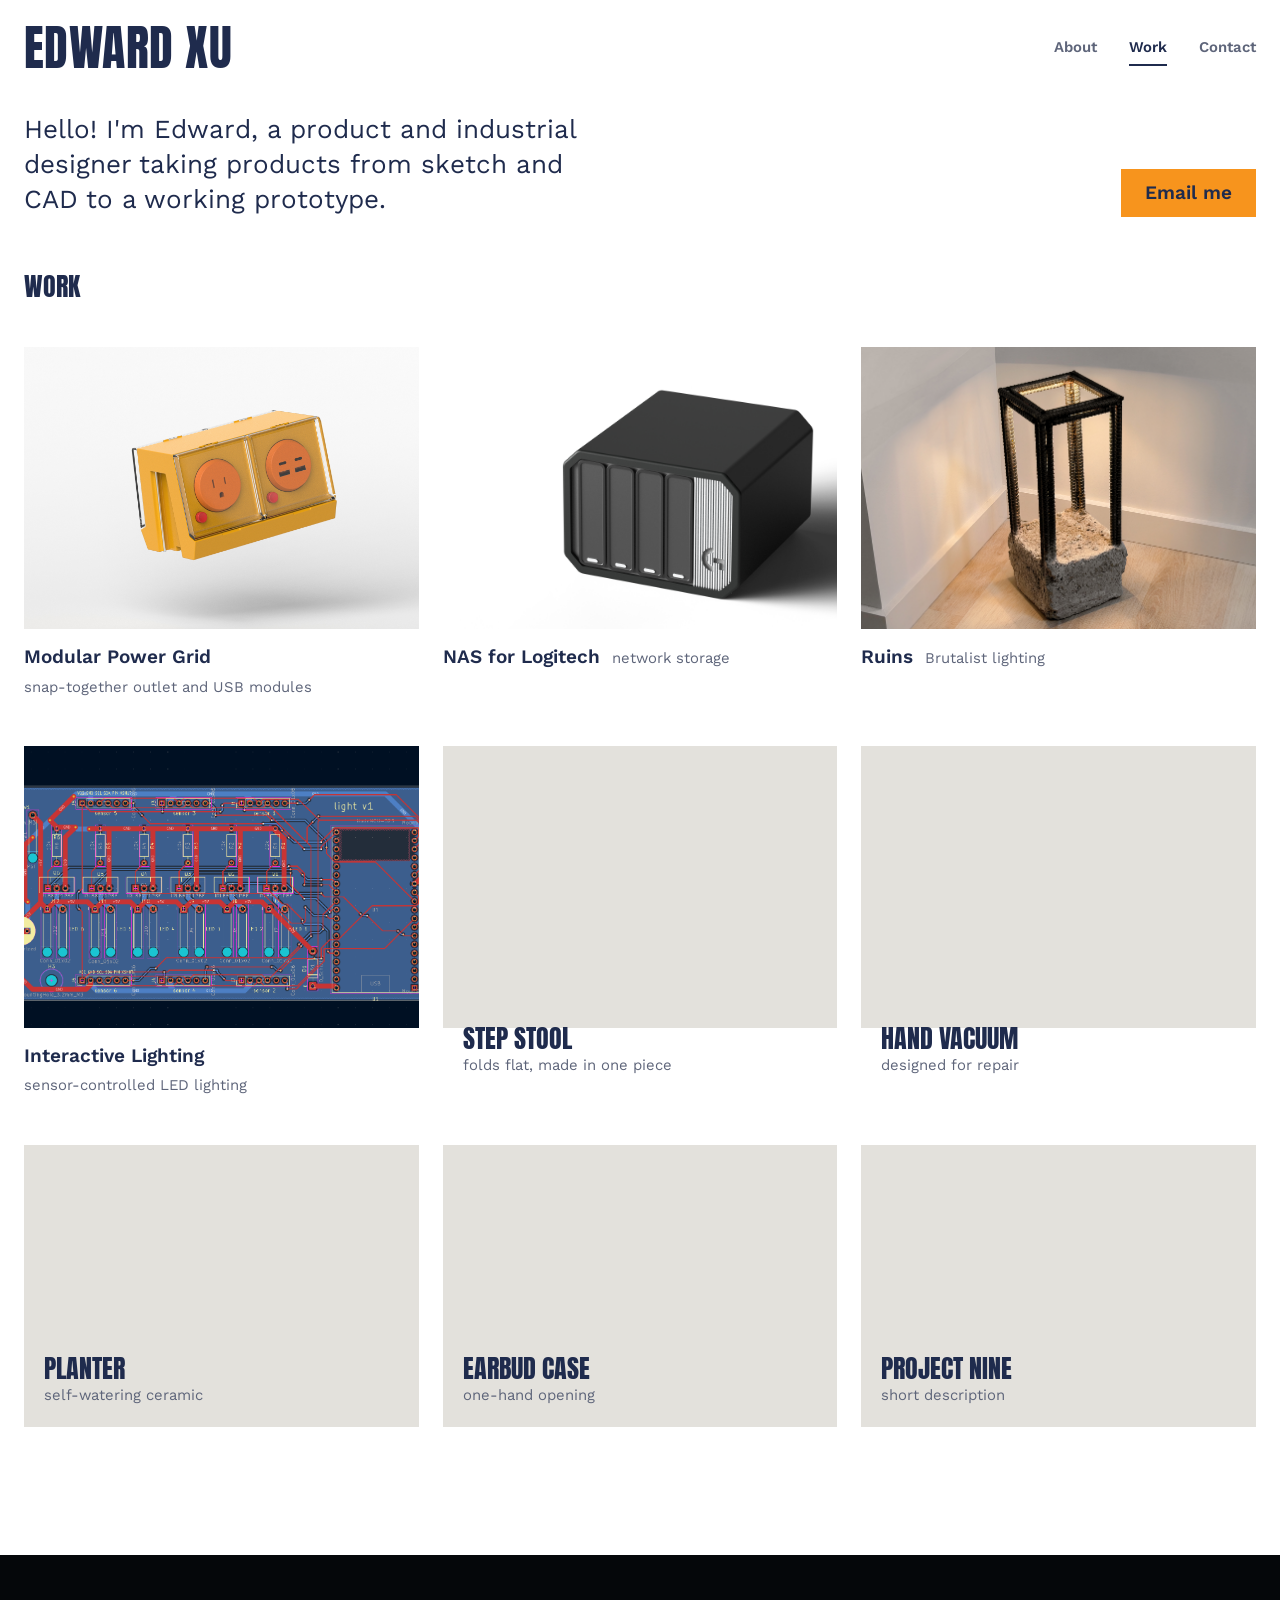
<file: index.html>
<!doctype html>
<html lang="en">
  <head>
    <meta charset="UTF-8" />
    <meta name="viewport" content="width=device-width, initial-scale=1.0" />

    <title>Edward Xu – Industrial Designer</title>
    <meta
      name="description"
      content="Edward Xu, product and industrial designer taking products from sketch and CAD to working prototype."
    />

    <link rel="preconnect" href="https://fonts.googleapis.com" />
    <link rel="preconnect" href="https://fonts.gstatic.com" crossorigin />
    <link
      href="https://fonts.googleapis.com/css2?family=Anton&family=Work+Sans:wght@400;600&display=swap"
      rel="stylesheet"
    />
    <link rel="stylesheet" href="style.css" />
    <script>document.documentElement.classList.add("js");</script>
    <script src="site.js" defer></script>
  </head>

  <body>
    <header class="site-header">
      <h1 class="wordmark"><a href="index.html">Edward Xu</a></h1>
      <nav class="site-nav" aria-label="Main">
        <a href="about.html">About</a>
        <a href="index.html#work" aria-current="page">Work</a>
        <a href="about.html#contact">Contact</a>
      </nav>
    </header>

    <main>
      <section class="hello">
        <p>
          Hello! I&#39;m Edward, a product and industrial designer taking
          products from sketch and CAD to a working prototype.
        </p>
        <a class="button" href="mailto:edward.xu2005@outlook.com">Email me</a>
      </section>

      <!-- SAMPLE projects: replace titles, descriptions and placeholder tiles with real work.
           To add an image, put <img src="..." alt=""> inside .tile-media. -->
      <section class="work" id="work" aria-labelledby="work-title">
        <h2 class="work-title" id="work-title">Work</h2>
        <a class="tile" href="modular-power-grid.html">
          <div class="tile-media">
            <img
              src="images/modular-power-grid.jpg"
              alt="Yellow modular power block with an outlet module and a USB charging module behind clear covers"
            />
          </div>
          <p class="tile-meta">
            <strong>Modular Power Grid</strong
            ><span>snap-together outlet and USB modules</span>
          </p>
        </a>
        <a class="tile" href="nas-for-logitech.html">
          <div class="tile-media">
            <img
              src="images/nas-for-logitech.jpg"
              alt="Black four-bay network storage enclosure with a ribbed silver panel beside the drive bays"
            />
          </div>
          <p class="tile-meta">
            <strong>NAS for Logitech</strong><span>network storage</span>
          </p>
        </a>
        <a class="tile" href="ruins.html">
          <div class="tile-media">
            <img
              src="images/ruins.jpg"
              alt="Lamp made of a blackened rebar frame set into a rough concrete block, lit from within"
            />
          </div>
          <p class="tile-meta">
            <strong>Ruins</strong><span>Brutalist lighting</span>
          </p>
        </a>
        <a class="tile" href="interactive-lighting.html">
          <div class="tile-media">
            <img
              src="images/interactive-lighting-pcb.png"
              alt="KiCad PCB layout for the lighting controller: an ESP32 board with six sensor headers and six MOSFET LED channels"
            />
          </div>
          <p class="tile-meta">
            <strong>Interactive Lighting</strong
            ><span>sensor-controlled LED lighting</span>
          </p>
        </a>
        <a class="tile" href="#work">
          <div class="tile-media"></div>
          <p class="tile-meta">
            <strong>Step Stool</strong
            ><span>folds flat, made in one piece</span>
          </p>
        </a>
        <a class="tile" href="#work">
          <div class="tile-media"></div>
          <p class="tile-meta">
            <strong>Hand Vacuum</strong><span>designed for repair</span>
          </p>
        </a>
        <a class="tile" href="#work">
          <div class="tile-media"></div>
          <p class="tile-meta">
            <strong>Planter</strong><span>self-watering ceramic</span>
          </p>
        </a>
        <a class="tile" href="#work">
          <div class="tile-media"></div>
          <p class="tile-meta">
            <strong>Earbud Case</strong><span>one-hand opening</span>
          </p>
        </a>
        <a class="tile" href="#work">
          <div class="tile-media"></div>
          <p class="tile-meta">
            <strong>Project Nine</strong><span>short description</span>
          </p>
        </a>
      </section>
    </main>

    <footer class="site-footer">
      <div class="footer-links">
        <a href="mailto:edward.xu2005@outlook.com">edward.xu2005@outlook.com</a>
        <a href="https://www.linkedin.com/in/ed-xu/" target="_blank" rel="noopener">LinkedIn</a>
        <a href="about.html">About</a>
        <a href="index.html#work">Work</a>
        <a href="about.html#contact">Contact</a>
      </div>
    </footer>
  </body>
</html>
</file>
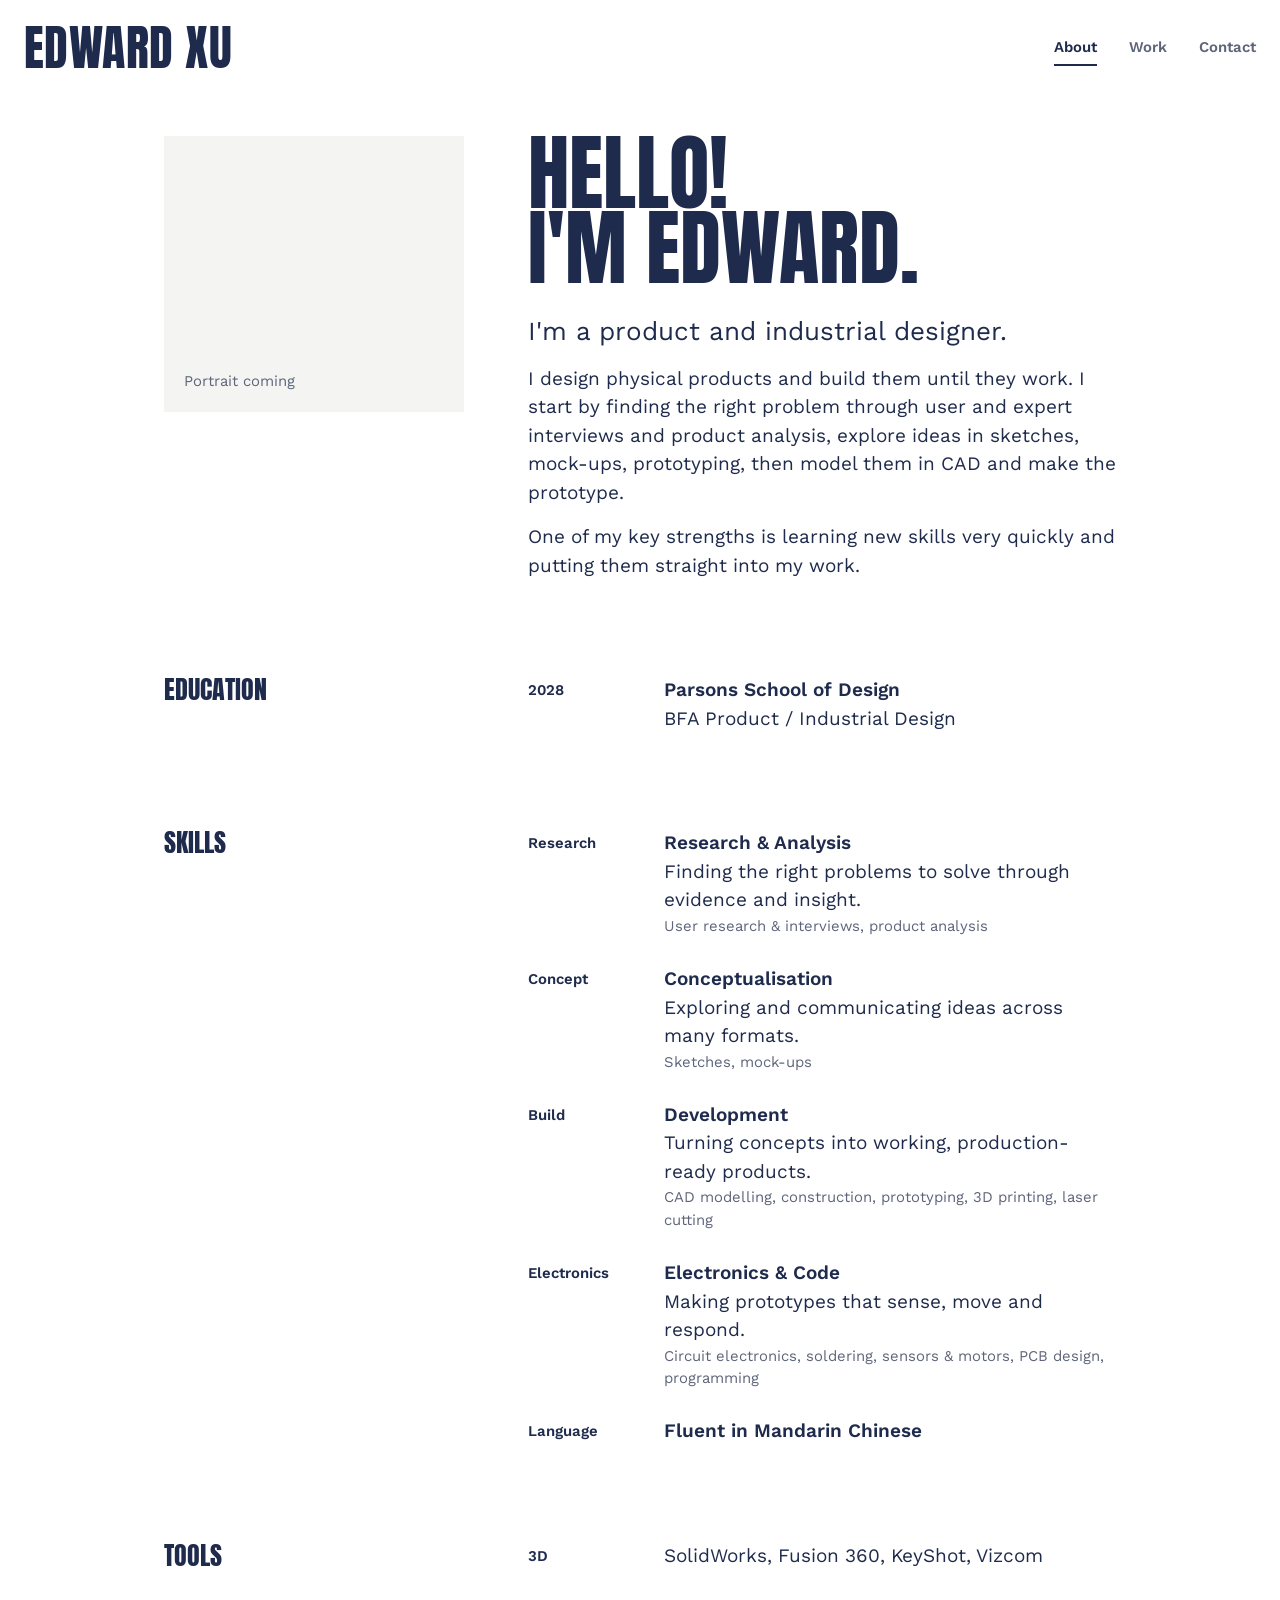
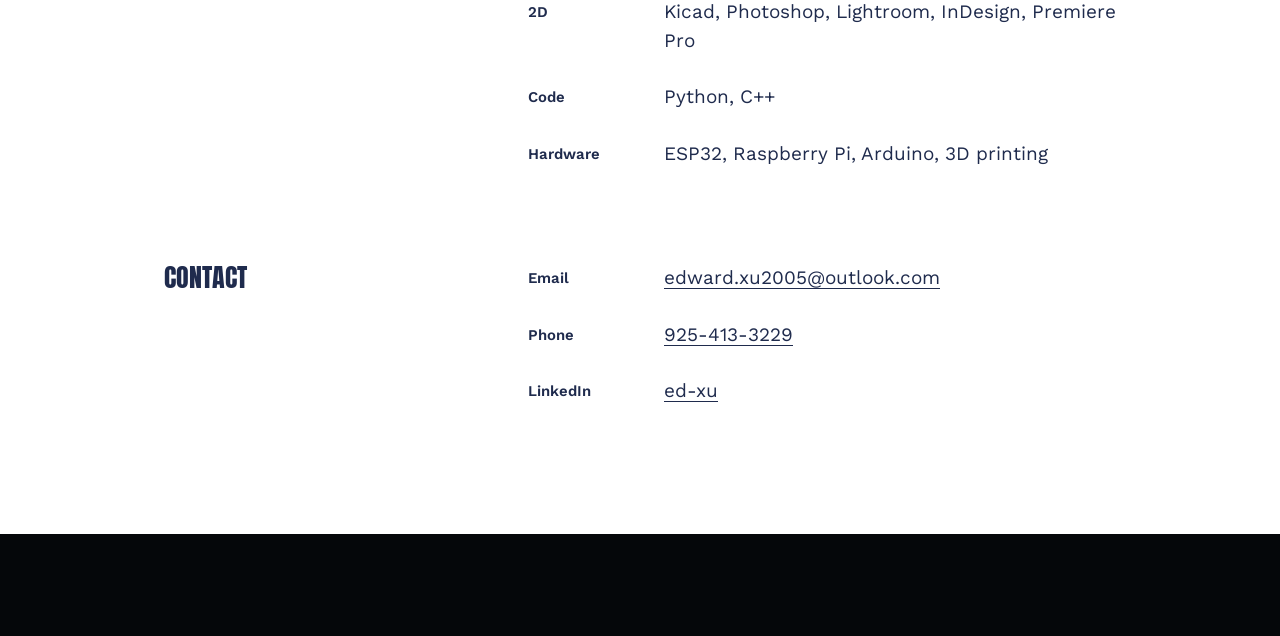
<file: about.html>
<!doctype html>
<html lang="en">
  <head>
    <meta charset="UTF-8" />
    <meta name="viewport" content="width=device-width, initial-scale=1.0" />

    <title>About – Edward Xu</title>
    <meta
      name="description"
      content="About Edward Xu: product and industrial designer, education, skills, software and contact."
    />

    <link rel="preconnect" href="https://fonts.googleapis.com" />
    <link rel="preconnect" href="https://fonts.gstatic.com" crossorigin />
    <link
      href="https://fonts.googleapis.com/css2?family=Anton&family=Work+Sans:wght@400;600&display=swap"
      rel="stylesheet"
    />
    <link rel="stylesheet" href="style.css" />
    <script>document.documentElement.classList.add("js");</script>
    <script src="site.js" defer></script>
  </head>

  <body>
    <header class="site-header">
      <p class="wordmark"><a href="index.html">Edward Xu</a></p>
      <nav class="site-nav" aria-label="Main">
        <a href="about.html" aria-current="page">About</a>
        <a href="index.html#work">Work</a>
        <a href="about.html#contact">Contact</a>
      </nav>
    </header>

    <main class="about">
      <section class="about-intro">
        <!-- Portrait placeholder: put <img src="..." alt="Edward Xu"> inside. -->
        <div class="about-portrait"></div>
        <div class="about-text">
          <h1>Hello!<br />I'm Edward.</h1>
          <p>I'm a product and industrial designer.</p>
          <p>
            I design physical products and build them until they work. I start
            by finding the right problem through user and expert interviews and
            product analysis, explore ideas in sketches, mock-ups, prototyping,
            then model them in CAD and make the prototype.
          </p>
          <p>
            One of my key strengths is learning new skills very quickly and
            putting them straight into my work.
          </p>
        </div>
      </section>

      <!-- Photo row placeholders: workshop, prototypes, process. -->
      <section class="about-photos" aria-label="Photos">
        <div class="about-photo"></div>
        <div class="about-photo"></div>
        <div class="about-photo"></div>
      </section>

      <section class="about-list">
        <h2>Education</h2>
        <div class="entry">
          <p class="entry-side">2028</p>
          <div>
            <h3>Parsons School of Design</h3>
            <p>BFA Product / Industrial Design</p>
          </div>
        </div>
      </section>

      <section class="about-list">
        <h2>Skills</h2>
        <div class="entry">
          <p class="entry-side">Research</p>
          <div>
            <h3>Research &amp; Analysis</h3>
            <p>
              Finding the right problems to solve through evidence and insight.
            </p>
            <p class="entry-detail">
              User research &amp; interviews, product analysis
            </p>
          </div>
        </div>
        <div class="entry">
          <p class="entry-side">Concept</p>
          <div>
            <h3>Conceptualisation</h3>
            <p>Exploring and communicating ideas across many formats.</p>
            <p class="entry-detail">Sketches, mock-ups</p>
          </div>
        </div>
        <div class="entry">
          <p class="entry-side">Build</p>
          <div>
            <h3>Development</h3>
            <p>Turning concepts into working, production-ready products.</p>
            <p class="entry-detail">
              CAD modelling, construction, prototyping, 3D printing, laser
              cutting
            </p>
          </div>
        </div>
        <div class="entry">
          <p class="entry-side">Electronics</p>
          <div>
            <h3>Electronics &amp; Code</h3>
            <p>Making prototypes that sense, move and respond.</p>
            <p class="entry-detail">
              Circuit electronics, soldering, sensors &amp; motors, PCB design,
              programming
            </p>
          </div>
        </div>
        <div class="entry">
          <p class="entry-side">Language</p>
          <div>
            <h3>Fluent in Mandarin Chinese</h3>
          </div>
        </div>
      </section>

      <section class="about-list">
        <h2>Tools</h2>
        <div class="entry">
          <p class="entry-side">3D</p>
          <p>SolidWorks, Fusion 360, KeyShot, Vizcom</p>
        </div>
        <div class="entry">
          <p class="entry-side">2D</p>
          <p>Kicad, Photoshop, Lightroom, InDesign, Premiere Pro</p>
        </div>
        <div class="entry">
          <p class="entry-side">Code</p>
          <p>Python, C++</p>
        </div>
        <div class="entry">
          <p class="entry-side">Hardware</p>
          <p>ESP32, Raspberry Pi, Arduino, 3D printing</p>
        </div>
      </section>

      <section class="about-list" id="contact">
        <h2>Contact</h2>
        <div class="entry">
          <p class="entry-side">Email</p>
          <p>
            <a href="mailto:edward.xu2005@outlook.com"
              >edward.xu2005@outlook.com</a
            >
          </p>
        </div>
        <div class="entry">
          <p class="entry-side">Phone</p>
          <p><a href="tel:+19254133229">925-413-3229</a></p>
        </div>
        <div class="entry">
          <p class="entry-side">LinkedIn</p>
          <p>
            <a
              href="https://www.linkedin.com/in/ed-xu/"
              target="_blank"
              rel="noopener"
              >ed-xu</a
            >
          </p>
        </div>
      </section>
    </main>

    <footer class="site-footer">
      <div class="footer-links">
        <a href="mailto:edward.xu2005@outlook.com">edward.xu2005@outlook.com</a>
        <a href="https://www.linkedin.com/in/ed-xu/" target="_blank" rel="noopener">LinkedIn</a>
        <a href="about.html">About</a>
        <a href="index.html#work">Work</a>
        <a href="about.html#contact">Contact</a>
      </div>
    </footer>
  </body>
</html>
</file>
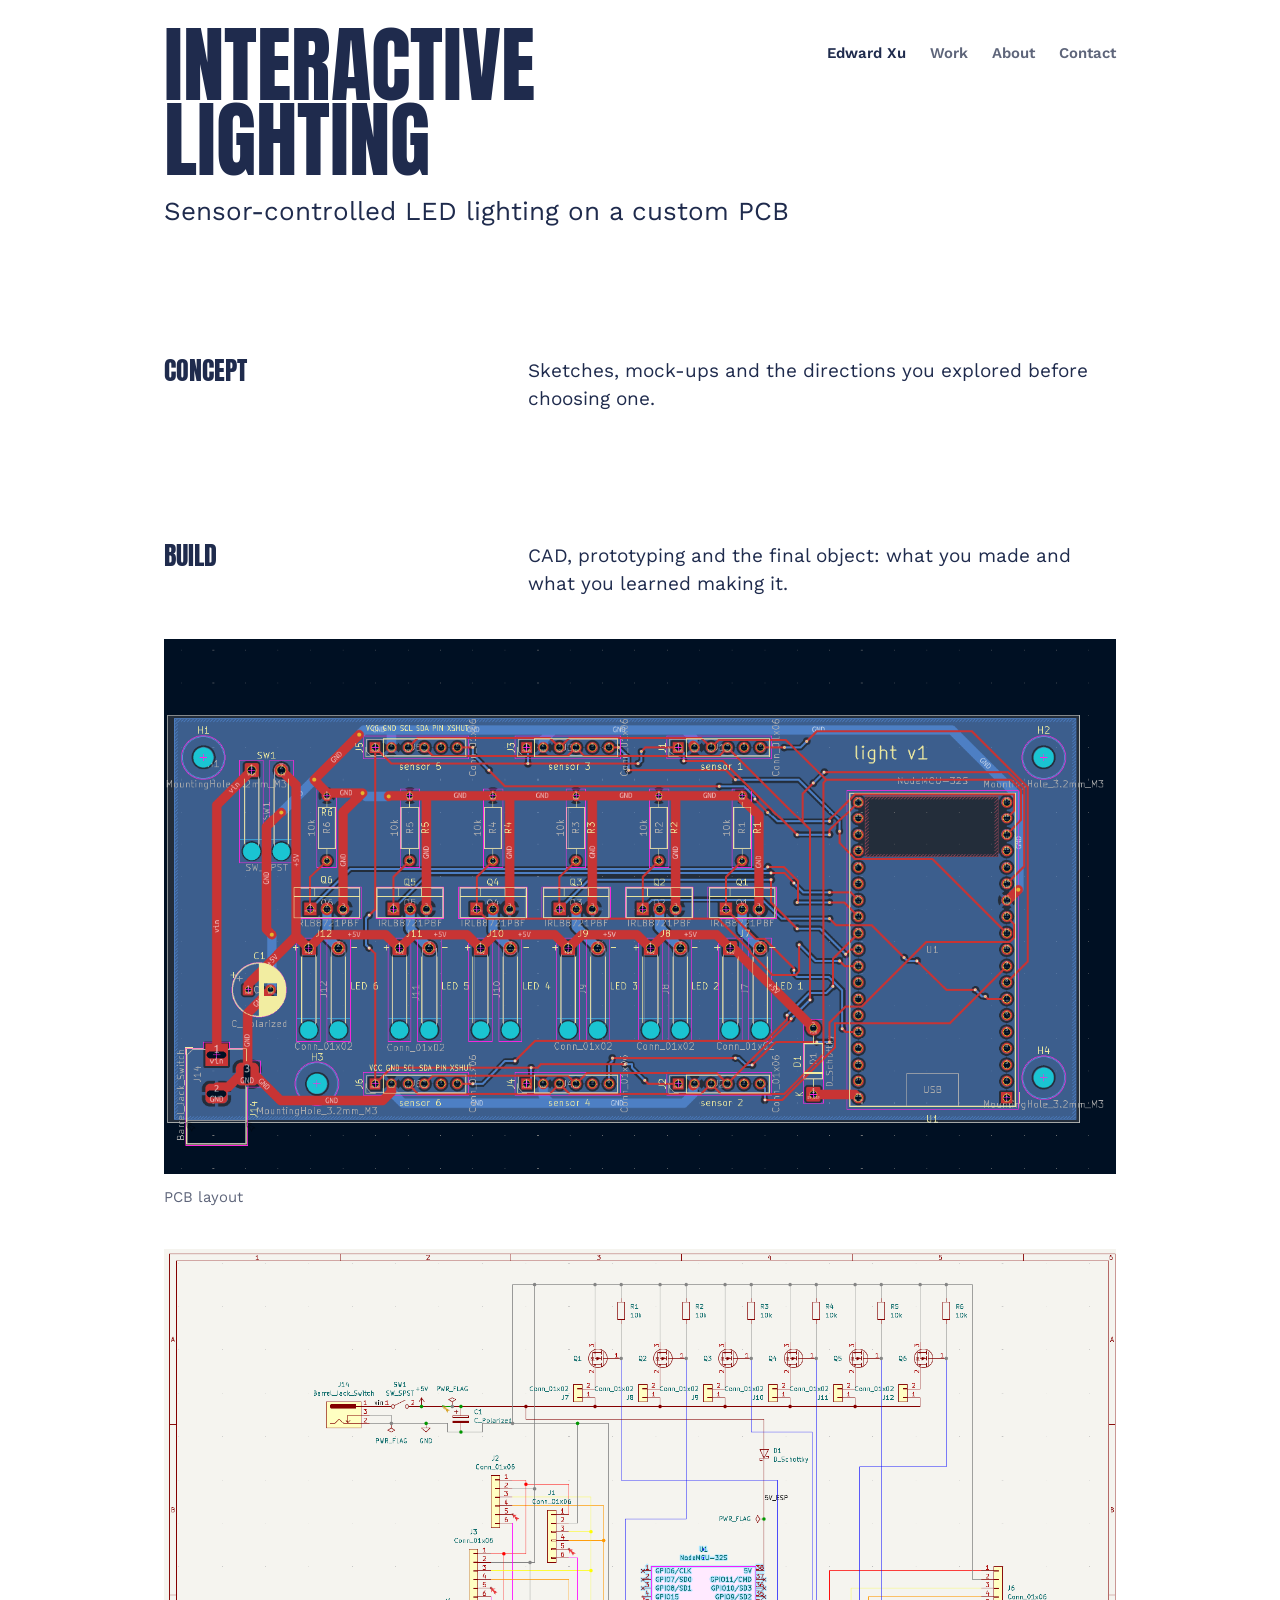
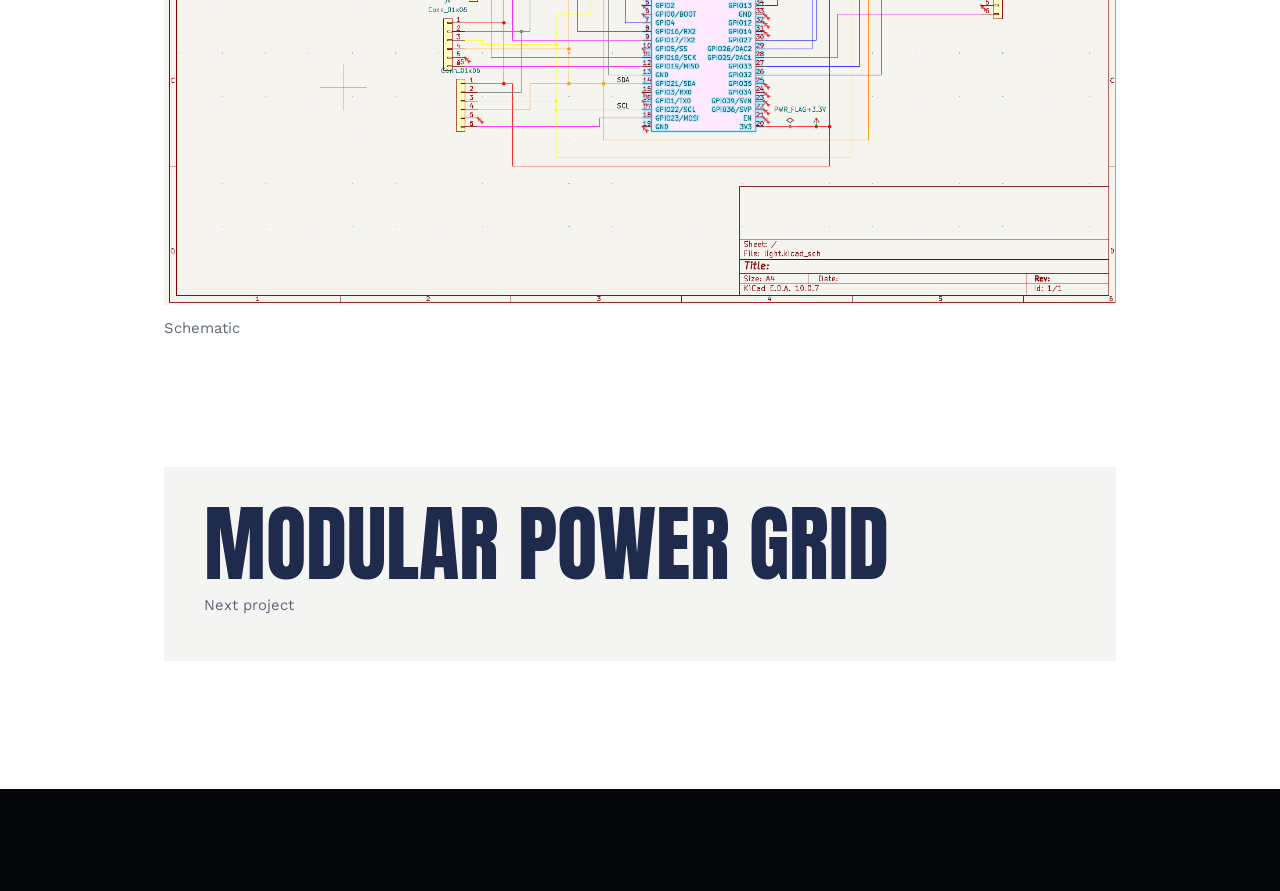
<file: interactive-lighting.html>
<!doctype html>
<html lang="en">
  <head>
    <meta charset="UTF-8" />
    <meta name="viewport" content="width=device-width, initial-scale=1.0" />

    <title>Interactive Lighting – Edward Xu</title>
    <meta
      name="description"
      content="Interactive Lighting by Edward Xu: sensor-controlled LED lighting."
    />

    <link rel="preconnect" href="https://fonts.googleapis.com" />
    <link rel="preconnect" href="https://fonts.gstatic.com" crossorigin />
    <link
      href="https://fonts.googleapis.com/css2?family=Anton&family=Work+Sans:wght@400;600&display=swap"
      rel="stylesheet"
    />
    <link rel="stylesheet" href="style.css" />
    <script>document.documentElement.classList.add("js");</script>
    <script src="site.js" defer></script>
  </head>

  <body>

    <main class="project">
      <!-- PLACEHOLDER hero: put <img src="..." alt=""> inside once there's a photo or render. -->
      <figure class="project-hero project-hero-empty"></figure>

      <section class="project-head">
        <div>
          <h1>Interactive Lighting</h1>
          <p class="project-lede">Sensor-controlled LED lighting on a custom PCB</p>
        </div>
        <nav class="project-nav" aria-label="Main">
          <a class="project-nav-name" href="index.html">Edward Xu</a>
          <a href="index.html#work">Work</a>
          <a href="about.html">About</a>
          <a href="about.html#contact">Contact</a>
        </nav>
      </section>

      <!-- PLACEHOLDER sections: replace the text, and put <img src="..." alt="">
           inside each .project-slot (or delete slots you don't need). -->

      <section class="project-section">
        <div class="project-media">
          <div class="project-slot"></div>
          <div class="project-slot"></div>
        </div>
      </section>

      <section class="project-section">
        <div class="project-text">
          <h2>Concept</h2>
          <p>
            Sketches, mock-ups and the directions you explored before choosing
            one.
          </p>
        </div>
        <div class="project-media">
          <div class="project-slot"></div>
          <div class="project-slot"></div>
        </div>
      </section>

      <section class="project-section">
        <div class="project-text">
          <h2>Build</h2>
          <p>
            CAD, prototyping and the final object: what you made and what you
            learned making it.
          </p>
        </div>
        <figure class="project-figure">
          <img
            src="images/interactive-lighting-pcb.png"
            alt="KiCad PCB layout labelled light v1: an ESP32 board on the right, six sensor headers along the top and bottom edges, and six MOSFET LED channels across the middle"
          />
          <figcaption>PCB layout</figcaption>
        </figure>
        <figure class="project-figure">
          <img
            src="images/interactive-lighting-schematic.png"
            alt="KiCad schematic: barrel jack power input, six MOSFET-switched LED outputs and six sensor connectors wired to a NodeMCU-32S"
          />
          <figcaption>Schematic</figcaption>
        </figure>
      </section>

      <a class="project-next" href="modular-power-grid.html">
        <strong>Modular Power Grid</strong>
        <span>Next project</span>
      </a>
    </main>

    <footer class="site-footer">
      <div class="footer-links">
        <a href="mailto:edward.xu2005@outlook.com">edward.xu2005@outlook.com</a>
        <a href="https://www.linkedin.com/in/ed-xu/" target="_blank" rel="noopener">LinkedIn</a>
        <a href="about.html">About</a>
        <a href="index.html#work">Work</a>
        <a href="about.html#contact">Contact</a>
      </div>
    </footer>
  </body>
</html>
</file>
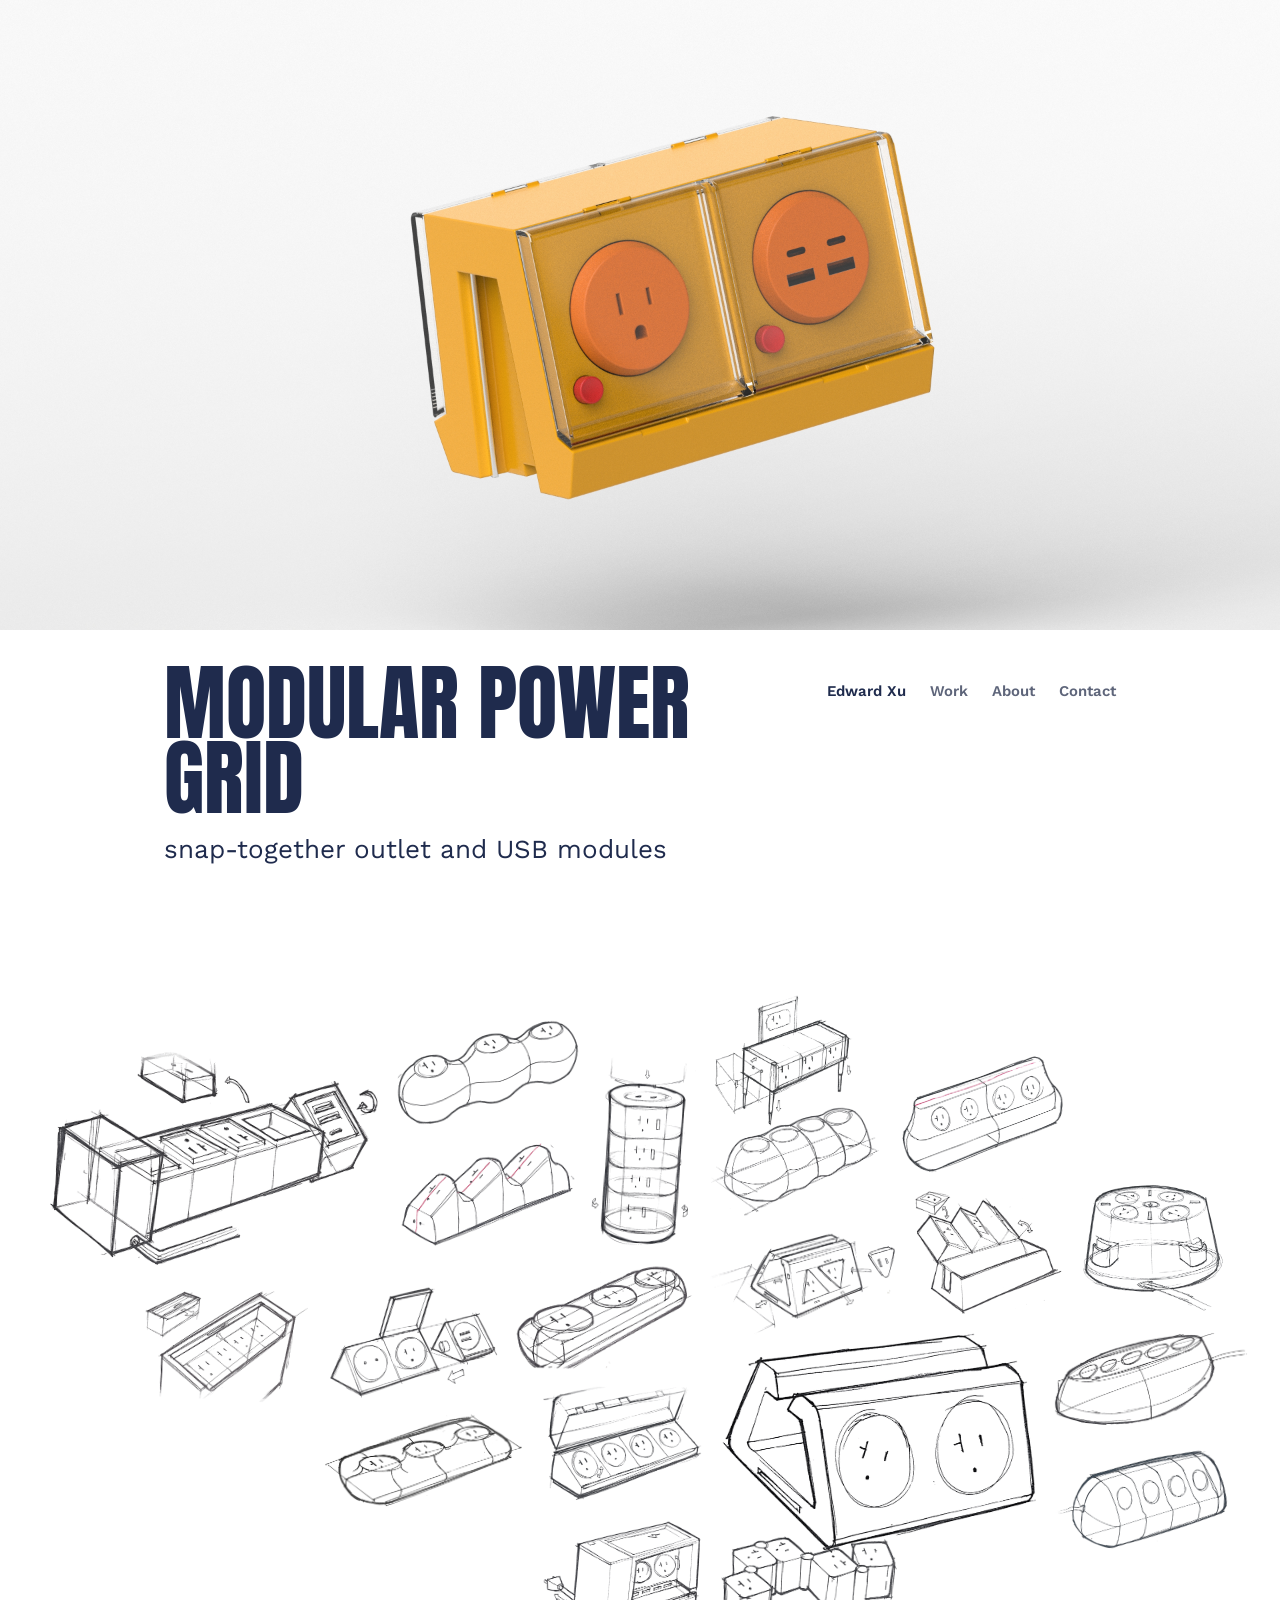
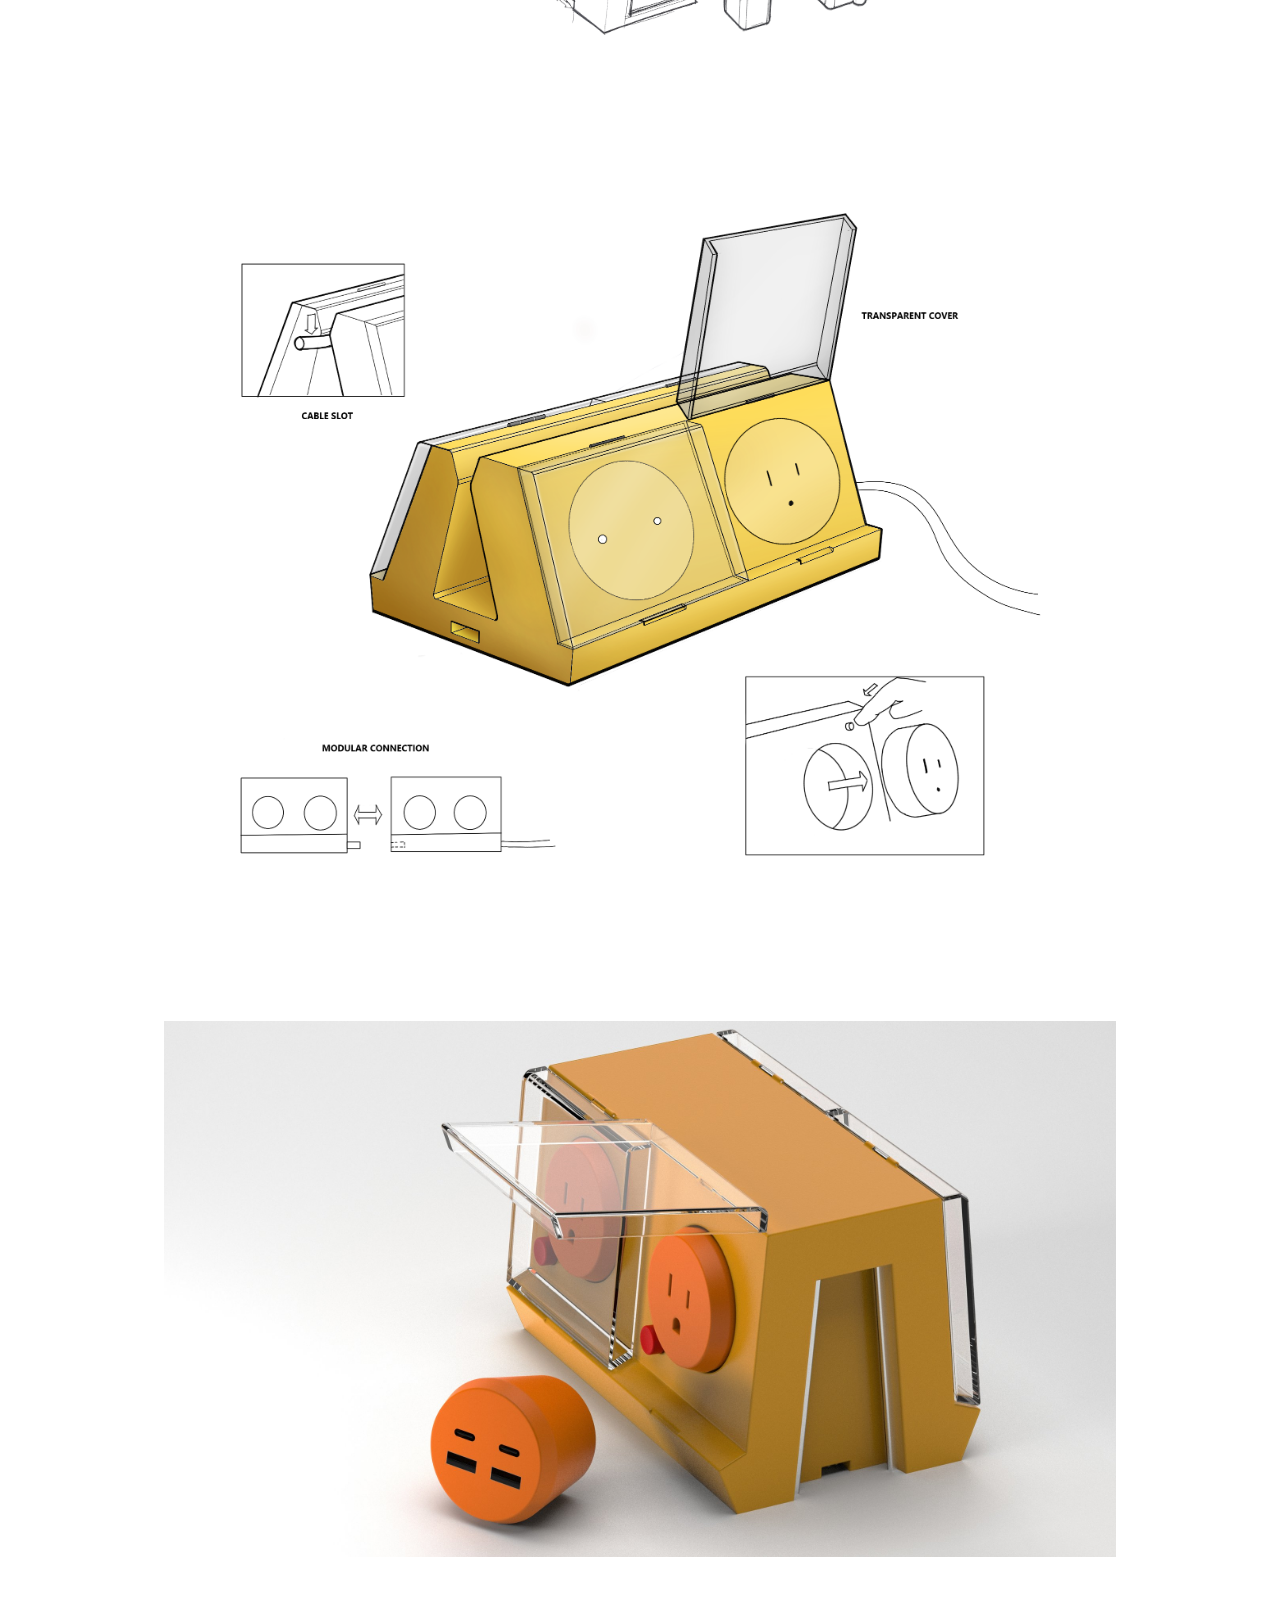
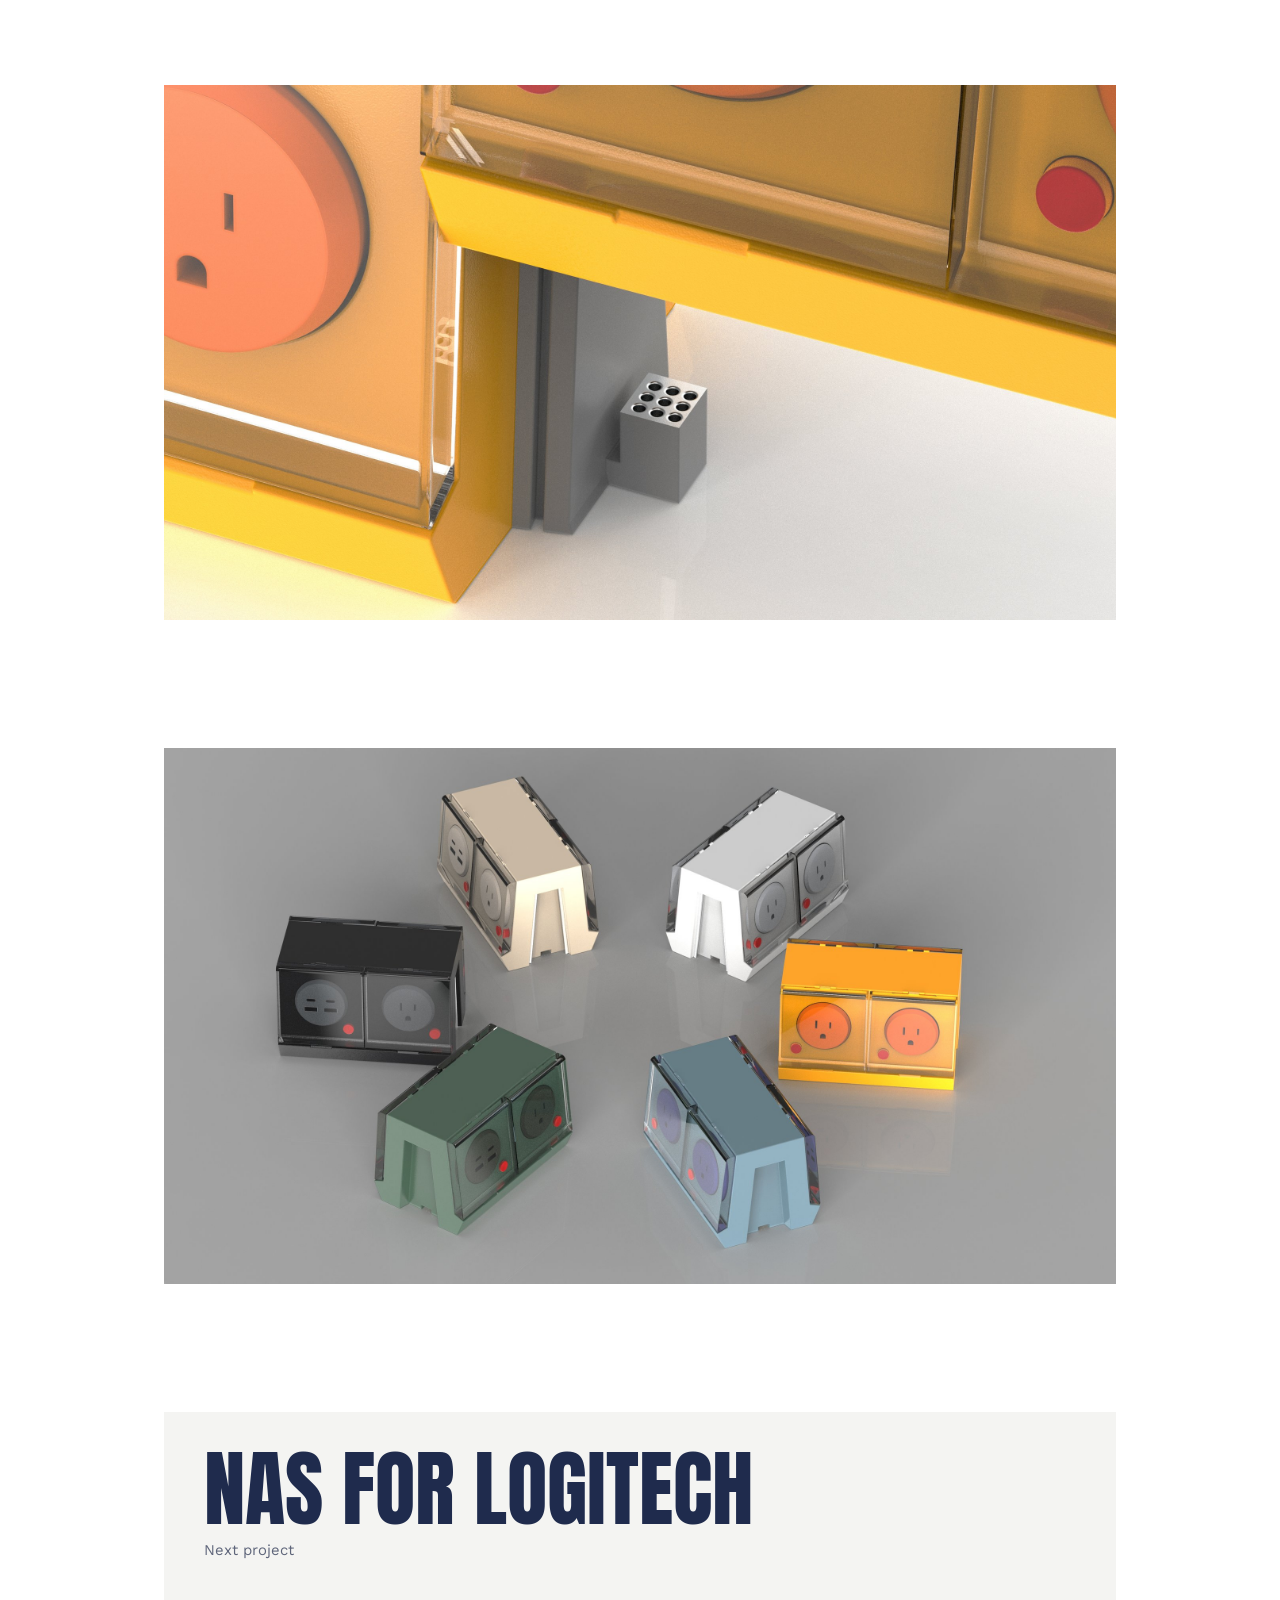
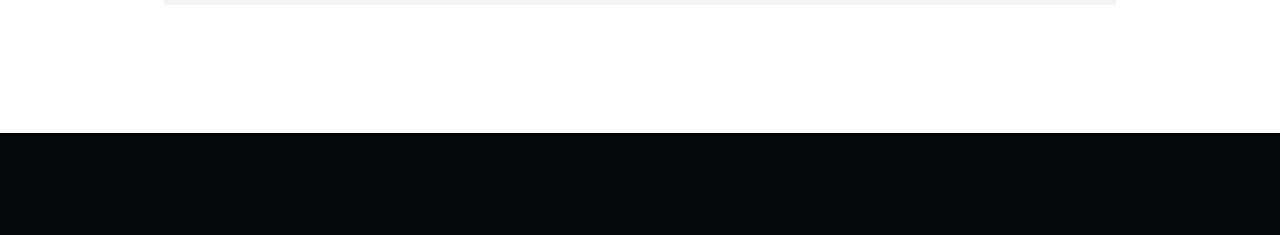
<file: modular-power-grid.html>
<!doctype html>
<html lang="en">
  <head>
    <meta charset="UTF-8" />
    <meta name="viewport" content="width=device-width, initial-scale=1.0" />

    <title>Modular Power Grid – Edward Xu</title>
    <meta name="description" content="Modular Power Grid by Edward Xu: snap-together outlet and USB modules." />

    <link rel="preconnect" href="https://fonts.googleapis.com" />
    <link rel="preconnect" href="https://fonts.gstatic.com" crossorigin />
    <link
      href="https://fonts.googleapis.com/css2?family=Anton&family=Work+Sans:wght@400;600&display=swap"
      rel="stylesheet"
    />
    <link rel="stylesheet" href="style.css" />
    <script>document.documentElement.classList.add("js");</script>
    <script src="site.js" defer></script>
  </head>

  <body>

    <main class="project">
      <figure class="project-hero">
        <img src="images/modular-power-grid.jpg" alt="Yellow modular power block with an outlet module and a USB charging module behind clear covers" />
      </figure>

      <section class="project-head">
        <div>
          <h1>Modular Power Grid</h1>
          <p class="project-lede">snap-together outlet and USB modules</p>
        </div>
        <nav class="project-nav" aria-label="Main">
          <a class="project-nav-name" href="index.html">Edward Xu</a>
          <a href="index.html#work">Work</a>
          <a href="about.html">About</a>
          <a href="about.html#contact">Contact</a>
        </nav>
      </section>

      <!-- PLACEHOLDER sections: replace the text, and put <img src="..." alt="">
           inside each .project-slot (or delete slots you don't need). -->

      <section class="project-section project-sketches">
        <div class="sketch-wall">
          <img src="images/modular-power-grid-sketches/01.png" alt="Concept sketch of a modular power strip" loading="lazy" style="left:46.28%;top:9.98%;width:7.92%;rotate:3.3deg" />
          <img src="images/modular-power-grid-sketches/02.png" alt="Concept sketch of a modular power strip" loading="lazy" style="left:30.61%;top:22.95%;width:14.11%;rotate:0.6deg" />
          <img src="images/modular-power-grid-sketches/03.png" alt="Concept sketch of a modular power strip" loading="lazy" style="left:9.62%;top:45.82%;width:13.25%;rotate:3.1deg" />
          <img src="images/modular-power-grid-sketches/04.png" alt="Concept sketch of a modular power strip" loading="lazy" style="left:2.2%;top:9.25%;width:26.4%;rotate:2.8deg" />
          <img src="images/modular-power-grid-sketches/05.png" alt="Concept sketch of a modular power strip" loading="lazy" style="left:83.63%;top:52.7%;width:15.77%;rotate:0.1deg" />
          <img src="images/modular-power-grid-sketches/06.png" alt="Concept sketch of a modular power strip" loading="lazy" style="left:72.36%;top:30.44%;width:11.96%;rotate:-0.7deg" />
          <img src="images/modular-power-grid-sketches/07.png" alt="Concept sketch of a modular power strip" loading="lazy" style="left:39.91%;top:42.1%;width:14.25%;rotate:0.8deg" />
          <img src="images/modular-power-grid-sketches/08.png" alt="Concept sketch of a modular power strip" loading="lazy" style="left:56.59%;top:52.73%;width:25.61%;rotate:-0.6deg" />
          <img src="images/modular-power-grid-sketches/09.png" alt="Concept sketch of a modular power strip" loading="lazy" style="left:30.22%;top:4.43%;width:14.91%;rotate:-2.7deg" />
          <img src="images/modular-power-grid-sketches/10.png" alt="Concept sketch of a modular power strip" loading="lazy" style="left:24.34%;top:65.59%;width:16.17%;rotate:-1.6deg" />
          <img src="images/modular-power-grid-sketches/11.png" alt="Concept sketch of a modular power strip" loading="lazy" style="left:56.49%;top:83.9%;width:14.34%;rotate:2.5deg" />
          <img src="images/modular-power-grid-sketches/12.png" alt="Concept sketch of a modular power strip" loading="lazy" style="left:71.11%;top:10.07%;width:13.31%;rotate:-3.7deg" />
          <img src="images/modular-power-grid-sketches/13.png" alt="Concept sketch of a modular power strip" loading="lazy" style="left:24.63%;top:45.78%;width:13.76%;rotate:-3.6deg" />
          <img src="images/modular-power-grid-sketches/14.png" alt="Concept sketch of a modular power strip" loading="lazy" style="left:42.13%;top:81.97%;width:12.8%;rotate:1deg" />
          <img src="images/modular-power-grid-sketches/15.png" alt="Concept sketch of a modular power strip" loading="lazy" style="left:85.88%;top:29.6%;width:11.47%;rotate:-1.8deg" />
          <img src="images/modular-power-grid-sketches/16.png" alt="Concept sketch of a modular power strip" loading="lazy" style="left:42.08%;top:61.21%;width:12.99%;rotate:0.3deg" />
          <img src="images/modular-power-grid-sketches/17.png" alt="Concept sketch of a modular power strip" loading="lazy" style="left:55.98%;top:0%;width:11.32%;rotate:-0.2deg" />
          <img src="images/modular-power-grid-sketches/18.png" alt="Concept sketch of a modular power strip" loading="lazy" style="left:55.72%;top:17.62%;width:13.83%;rotate:-1.3deg" />
          <img src="images/modular-power-grid-sketches/19.png" alt="Concept sketch of a modular power strip" loading="lazy" style="left:83.72%;top:70.37%;width:14.04%;rotate:4deg" />
          <img src="images/modular-power-grid-sketches/20.png" alt="Concept sketch of a modular power strip" loading="lazy" style="left:55.73%;top:37.35%;width:15.1%;rotate:-2.4deg" />
        </div>
      </section>

      <section class="project-section">
        <figure class="project-figure">
          <img
            src="images/modular-power-grid-concept.png"
            alt="Rendered concept: yellow two-socket module with a hinged transparent cover, with detail views of the cable slot, the modular side connection and the push-to-release outlet"
            loading="lazy"
          />
        </figure>
      </section>

      <section class="project-section">
        <figure class="project-figure">
          <img
            src="images/modular-power-grid-render.jpg"
            alt="Render of the yellow power block with its clear cover flipped open over an outlet module, and a USB charging module removed and lying beside it"
            loading="lazy"
          />
        </figure>
      </section>

      <section class="project-section">
        <figure class="project-figure">
          <img
            src="images/modular-power-grid-connector.jpg"
            alt="Close-up of the grey connector block with nine pin sockets in the gap beneath the yellow housing"
            loading="lazy"
          />
        </figure>
      </section>

      <section class="project-section">
        <figure class="project-figure">
          <img
            src="images/modular-power-grid-colours.jpg"
            alt="Six power blocks arranged in a ring, in black, beige, white, yellow, light blue and green"
            loading="lazy"
          />
        </figure>
      </section>

      <a class="project-next" href="nas-for-logitech.html">
        <strong>NAS for Logitech</strong>
        <span>Next project</span>
      </a>
    </main>

    <footer class="site-footer">
      <div class="footer-links">
        <a href="mailto:edward.xu2005@outlook.com">edward.xu2005@outlook.com</a>
        <a href="https://www.linkedin.com/in/ed-xu/" target="_blank" rel="noopener">LinkedIn</a>
        <a href="about.html">About</a>
        <a href="index.html#work">Work</a>
        <a href="about.html#contact">Contact</a>
      </div>
    </footer>
  </body>
</html>
</file>
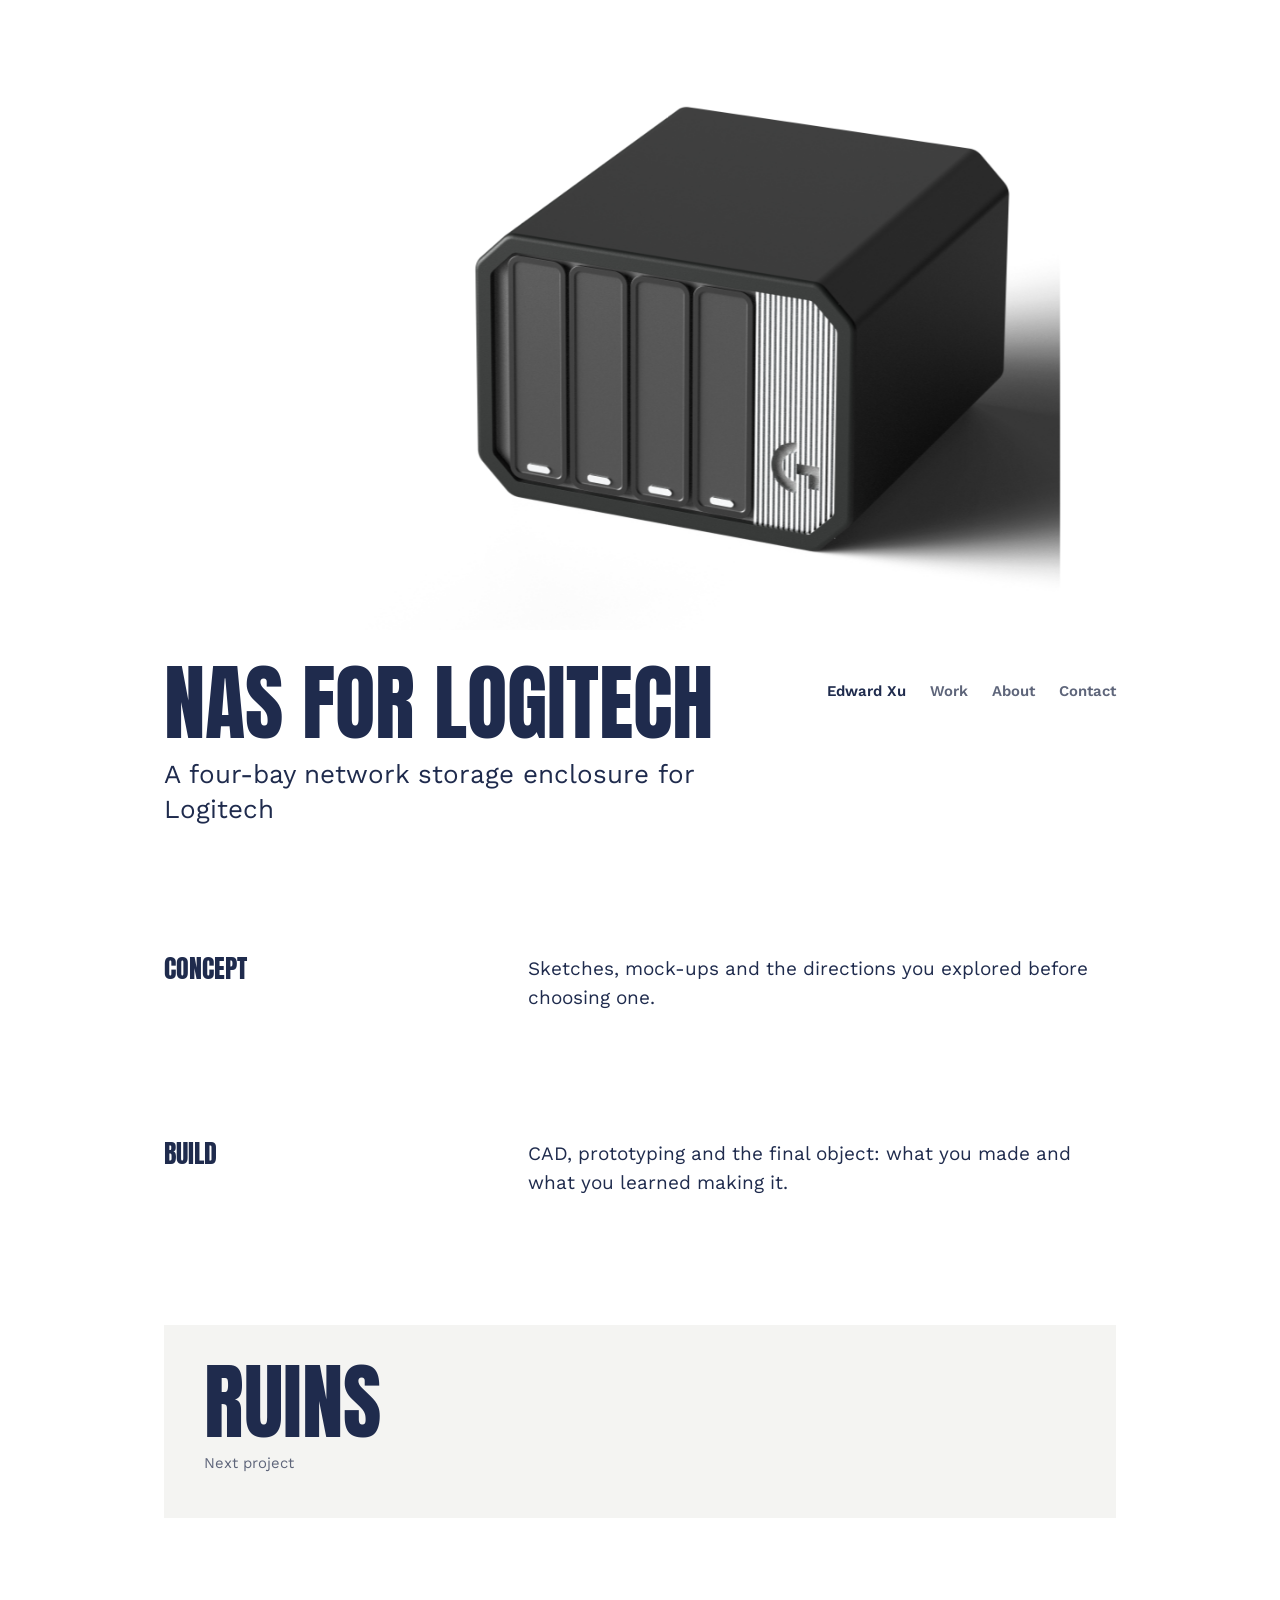
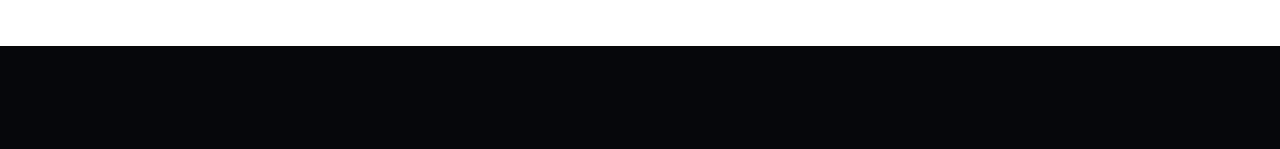
<file: nas-for-logitech.html>
<!doctype html>
<html lang="en">
  <head>
    <meta charset="UTF-8" />
    <meta name="viewport" content="width=device-width, initial-scale=1.0" />

    <title>NAS for Logitech – Edward Xu</title>
    <meta name="description" content="NAS for Logitech by Edward Xu: network storage." />

    <link rel="preconnect" href="https://fonts.googleapis.com" />
    <link rel="preconnect" href="https://fonts.gstatic.com" crossorigin />
    <link
      href="https://fonts.googleapis.com/css2?family=Anton&family=Work+Sans:wght@400;600&display=swap"
      rel="stylesheet"
    />
    <link rel="stylesheet" href="style.css" />
    <script>document.documentElement.classList.add("js");</script>
    <script src="site.js" defer></script>
  </head>

  <body>

    <main class="project">
      <figure class="project-hero" style="--fit: contain; --hero-bg: #ffffff">
        <img src="images/nas-for-logitech.jpg" alt="Black four-bay network storage enclosure with a ribbed silver panel beside the drive bays" />
      </figure>

      <section class="project-head">
        <div>
          <h1>NAS for Logitech</h1>
          <p class="project-lede">A four-bay network storage enclosure for Logitech</p>
        </div>
        <nav class="project-nav" aria-label="Main">
          <a class="project-nav-name" href="index.html">Edward Xu</a>
          <a href="index.html#work">Work</a>
          <a href="about.html">About</a>
          <a href="about.html#contact">Contact</a>
        </nav>
      </section>

      <!-- PLACEHOLDER sections: replace the text, and put <img src="..." alt="">
           inside each .project-slot (or delete slots you don't need). -->

      <section class="project-section">
        <div class="project-media">
          <div class="project-slot"></div>
          <div class="project-slot"></div>
        </div>
      </section>

      <section class="project-section">
        <div class="project-text">
          <h2>Concept</h2>
          <p>Sketches, mock-ups and the directions you explored before choosing one.</p>
        </div>
        <div class="project-media">
          <div class="project-slot"></div>
          <div class="project-slot"></div>
        </div>
      </section>

      <section class="project-section">
        <div class="project-text">
          <h2>Build</h2>
          <p>CAD, prototyping and the final object: what you made and what you learned making it.</p>
        </div>
        <div class="project-media">
          <div class="project-slot project-slot-wide"></div>
          <div class="project-slot"></div>
          <div class="project-slot"></div>
        </div>
      </section>

      <a class="project-next" href="ruins.html">
        <strong>Ruins</strong>
        <span>Next project</span>
      </a>
    </main>

    <footer class="site-footer">
      <div class="footer-links">
        <a href="mailto:edward.xu2005@outlook.com">edward.xu2005@outlook.com</a>
        <a href="https://www.linkedin.com/in/ed-xu/" target="_blank" rel="noopener">LinkedIn</a>
        <a href="about.html">About</a>
        <a href="index.html#work">Work</a>
        <a href="about.html#contact">Contact</a>
      </div>
    </footer>
  </body>
</html>
</file>
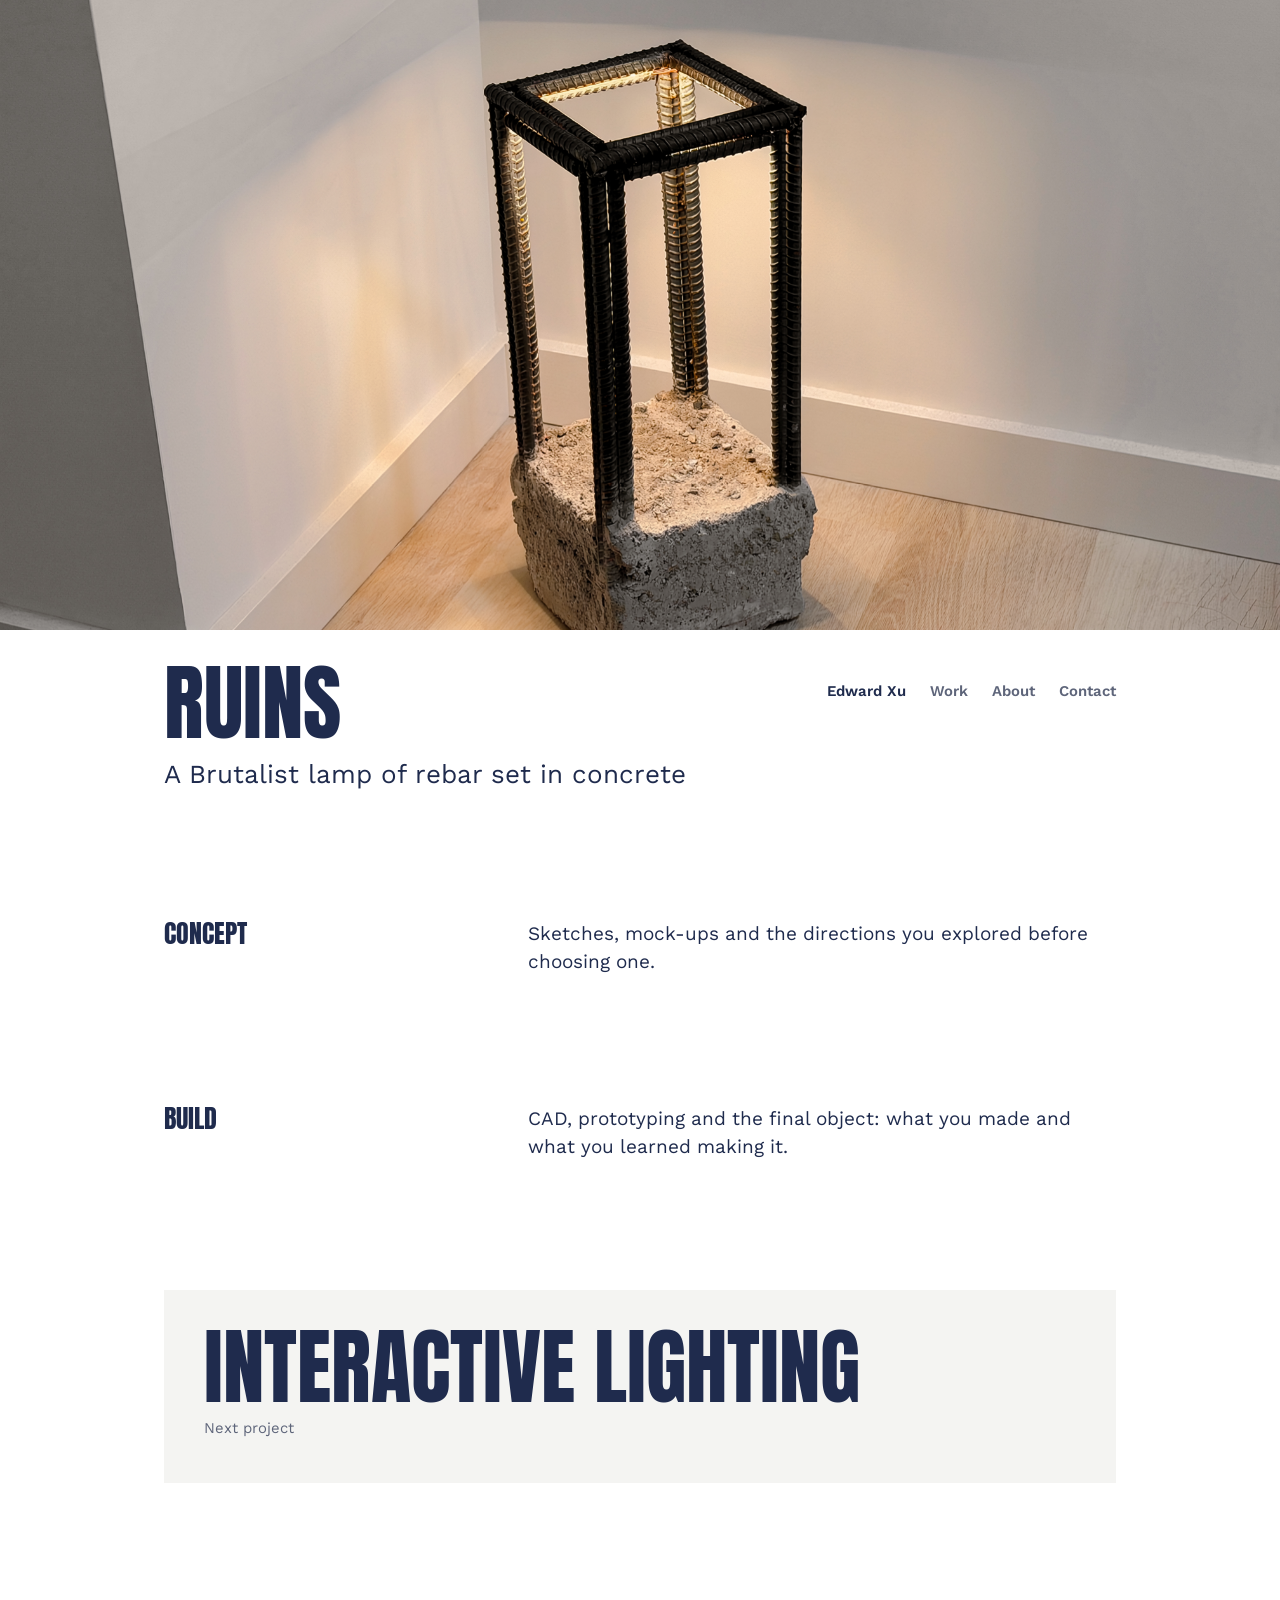
<file: ruins.html>
<!doctype html>
<html lang="en">
  <head>
    <meta charset="UTF-8" />
    <meta name="viewport" content="width=device-width, initial-scale=1.0" />

    <title>Ruins – Edward Xu</title>
    <meta
      name="description"
      content="Ruins by Edward Xu: rebar and concrete lamp."
    />

    <link rel="preconnect" href="https://fonts.googleapis.com" />
    <link rel="preconnect" href="https://fonts.gstatic.com" crossorigin />
    <link
      href="https://fonts.googleapis.com/css2?family=Anton&family=Work+Sans:wght@400;600&display=swap"
      rel="stylesheet"
    />
    <link rel="stylesheet" href="style.css" />
    <script>document.documentElement.classList.add("js");</script>
    <script src="site.js" defer></script>
  </head>

  <body>

    <main class="project">
      <figure class="project-hero" style="--focus: 50% 22%">
        <img
          src="images/ruins.jpg"
          alt="Lamp made of a blackened rebar frame set into a rough concrete block, lit from within"
        />
      </figure>

      <section class="project-head">
        <div>
          <h1>Ruins</h1>
          <p class="project-lede">A Brutalist lamp of rebar set in concrete</p>
        </div>
        <nav class="project-nav" aria-label="Main">
          <a class="project-nav-name" href="index.html">Edward Xu</a>
          <a href="index.html#work">Work</a>
          <a href="about.html">About</a>
          <a href="about.html#contact">Contact</a>
        </nav>
      </section>

      <!-- PLACEHOLDER sections: replace the text, and put <img src="..." alt="">
           inside each .project-slot (or delete slots you don't need). -->

      <section class="project-section">
        <div class="project-media">
          <div class="project-slot"></div>
          <div class="project-slot"></div>
        </div>
      </section>

      <section class="project-section">
        <div class="project-text">
          <h2>Concept</h2>
          <p>
            Sketches, mock-ups and the directions you explored before choosing
            one.
          </p>
        </div>
        <div class="project-media">
          <div class="project-slot"></div>
          <div class="project-slot"></div>
        </div>
      </section>

      <section class="project-section">
        <div class="project-text">
          <h2>Build</h2>
          <p>
            CAD, prototyping and the final object: what you made and what you
            learned making it.
          </p>
        </div>
        <div class="project-media">
          <div class="project-slot project-slot-wide"></div>
          <div class="project-slot"></div>
          <div class="project-slot"></div>
        </div>
      </section>

      <a class="project-next" href="interactive-lighting.html">
        <strong>Interactive Lighting</strong>
        <span>Next project</span>
      </a>
    </main>

    <footer class="site-footer">
      <div class="footer-links">
        <a href="mailto:edward.xu2005@outlook.com">edward.xu2005@outlook.com</a>
        <a href="https://www.linkedin.com/in/ed-xu/" target="_blank" rel="noopener">LinkedIn</a>
        <a href="about.html">About</a>
        <a href="index.html#work">Work</a>
        <a href="about.html#contact">Contact</a>
      </div>
    </footer>
  </body>
</html>
</file>
<file: style.css>
/* Edward Xu — portfolio
   Direction: "The name as a monument" (tasteskill, seed 1257320117), applied as a restyle:
   type, colour and components from the sheet, layout kept.
   Type: Anton (display, the name and titles) + Work Sans (text). Colour: navy on white,
   tangerine on the one action, near-black footer carrying the name again. */

:root {
  /* colour */
  --bg: #ffffff;
  --surface: #f4f4f2;
  --ink: #1f2b4d;
  --muted: #5e657a; /* 5.6:1 on white, 5.2:1 on --surface */
  --accent: #f7941d;
  --accent-press: #e3820b;
  --accent-ink: #1f2b4d;
  --field: #05070a;
  --field-ink: #ffffff;
  --field-muted: #a9adb8;

  /* type: five sizes */
  --font-display: "Anton", "Arial Narrow", Impact, sans-serif;
  --font-text: "Work Sans", "Helvetica Neue", Arial, sans-serif;
  --step-small: clamp(0.875rem, 0.85rem + 0.1vw, 0.9375rem);
  --step-body: clamp(1.0625rem, 1rem + 0.25vw, 1.1875rem);
  --step-lead: clamp(1.25rem, 1.1rem + 0.7vw, 1.625rem);
  --step-head: clamp(2.5rem, 1.2rem + 5vw, 5.5rem);
  --step-name: clamp(2rem, 1.4rem + 2vw, 3rem);

  /* frame */
  --margin: 24px;
  --gap: 24px;
  --column: 1000px;
  --section: 128px;

  /* motion */
  --ease-out: cubic-bezier(0.22, 1, 0.36, 1);
  --ease-expo: cubic-bezier(0.16, 1, 0.3, 1);
  --ease-in-out: cubic-bezier(0.76, 0, 0.24, 1);
  --t-press: 140ms;
  --t-hover: 180ms;
}

* {
  margin: 0;
  padding: 0;
  box-sizing: border-box;
}

body {
  font-family: var(--font-text);
  font-weight: 400;
  font-size: var(--step-body);
  line-height: 1.5;
  background: var(--bg);
  color: var(--ink);
  -webkit-font-smoothing: antialiased;
}

a {
  color: inherit;
  text-decoration: none;
}

img {
  max-width: 100%;
}

:focus-visible {
  outline: 3px solid var(--accent);
  outline-offset: 3px;
}

::selection {
  background: var(--accent);
  color: var(--accent-ink);
}

/* One link treatment: an underline that thickens on hover. */
.link,
.entry a,
.project-figure a {
  text-decoration: underline;
  text-decoration-thickness: 1px;
  text-underline-offset: 0.2em;
  transition: text-decoration-thickness var(--t-hover) var(--ease-out);
}

.link:hover,
.entry a:hover {
  text-decoration-thickness: 3px;
}

/* The one action */
.button {
  display: inline-flex;
  align-items: center;
  min-height: 48px;
  padding: 0 24px;
  background: var(--accent);
  color: var(--accent-ink);
  font-weight: 600;
  font-size: var(--step-body);
  white-space: nowrap;
  transition:
    background-color var(--t-hover) var(--ease-out),
    transform var(--t-press) var(--ease-out);
}

.button:hover {
  background: var(--accent-press);
}

.button:active {
  transform: scale(0.97);
}

/* Header: the name on the left, navigation on the right, one row */

.site-header {
  display: flex;
  justify-content: space-between;
  flex-wrap: wrap;
  align-items: center;
  gap: 12px 24px;
  padding: 24px var(--margin) 0;
}

.site-nav {
  display: flex;
  justify-content: flex-end;
  gap: 32px;
  font-size: var(--step-small);
  font-weight: 600;
}

.site-nav a {
  padding: 6px 0;
  color: var(--muted);
  border-bottom: 2px solid transparent;
  transition:
    color var(--t-hover) var(--ease-out),
    border-color var(--t-hover) var(--ease-out);
}

.site-nav a:hover,
.site-nav a[aria-current="page"] {
  color: var(--ink);
  border-color: var(--ink);
}

.wordmark {
  display: block;
  font-family: var(--font-display);
  font-weight: 400;
  font-size: var(--step-name);
  line-height: 1;
  letter-spacing: 0.01em;
  text-transform: uppercase;
  white-space: nowrap;
  color: var(--ink);
}

.wordmark a {
  display: block;
}

/* Intro under the name */

.hello {
  display: flex;
  justify-content: space-between;
  align-items: flex-end;
  gap: 32px;
  padding: 40px var(--margin) 56px;
}

.hello p {
  max-width: 36ch;
  font-size: var(--step-lead);
  line-height: 1.35;
}

/* Work grid */

.work {
  display: grid;
  grid-template-columns: repeat(3, 1fr);
  gap: 48px var(--gap);
  padding: 0 var(--margin) var(--section);
}

.work-title {
  grid-column: 1 / -1;
  font-family: var(--font-display);
  font-weight: 400;
  font-size: var(--step-lead);
  line-height: 1;
  text-transform: uppercase;
}

.tile {
  display: block;
}

.tile-media {
  aspect-ratio: 7 / 5;
  overflow: hidden;
  background: var(--surface);
}

.tile-media img {
  display: block;
  width: 100%;
  height: 100%;
  object-fit: cover;
  transition: transform 600ms var(--ease-out);
}

.tile-media:empty {
  background: #e3e1dc;
}

/* A project still waiting for pictures: its name moves into the empty frame, set in the display face. */
.tile:has(.tile-media:empty) {
  position: relative;
}

.tile:has(.tile-media:empty) .tile-meta {
  position: absolute;
  inset: auto 0 0;
  flex-direction: column;
  align-items: flex-start;
  padding: 20px;
}

.tile:has(.tile-media:empty) .tile-meta strong {
  font-family: var(--font-display);
  font-weight: 400;
  font-size: var(--step-lead);
  line-height: 0.9;
  text-transform: uppercase;
}


.tile-meta {
  display: flex;
  flex-wrap: wrap;
  align-items: baseline;
  gap: 4px 12px;
  padding-top: 14px;
}

.tile-meta strong {
  font-weight: 600;
  font-size: var(--step-body);
  text-decoration: underline;
  text-decoration-thickness: 2px;
  text-decoration-color: transparent;
  text-underline-offset: 0.2em;
  transition: text-decoration-color var(--t-hover) var(--ease-out);
}

.tile-meta span {
  font-size: var(--step-small);
  color: var(--muted);
}

.tile:hover .tile-meta strong,
.tile:focus-visible .tile-meta strong {
  text-decoration-color: currentColor;
}

@media (hover: hover) {
  .tile:hover .tile-media img {
    transform: scale(1.04);
  }
}

.tile:active .tile-media {
  transform: scale(0.985);
  transition: transform var(--t-press) var(--ease-out);
}

/* About: one 1000px column, a 300px side column for headings and labels */

.about {
  max-width: var(--column);
  margin: 0 auto;
  padding: 64px var(--margin) var(--section);
}

.about-intro {
  display: grid;
  grid-template-columns: 300px 1fr;
  gap: 64px;
  align-items: start;
}

.about-portrait {
  aspect-ratio: 1 / 0.92;
  background: var(--surface);
}

.about-portrait:empty {
  display: flex;
  align-items: flex-end;
  padding: 20px;
}

.about-portrait:empty::after {
  content: "Portrait coming";
  font-size: var(--step-small);
  color: var(--muted);
}

.about-text h1 {
  font-family: var(--font-display);
  font-weight: 400;
  font-size: var(--step-head);
  line-height: 0.9;
  text-transform: uppercase;
}

.about-text p {
  margin-top: 16px;
  max-width: 60ch;
}

.about-text h1 + p {
  margin-top: 28px;
  font-size: var(--step-lead);
  line-height: 1.35;
}

.about-photos {
  display: grid;
  grid-template-columns: repeat(3, 1fr);
  gap: 12px;
  margin-top: 48px;
}

/* The photo row is held for pictures; until they exist it takes no space. */
.about-photos:not(:has(img)) {
  display: none;
}

.about-photo {
  aspect-ratio: 3 / 2;
  background: var(--surface);
}

.about-list {
  display: grid;
  grid-template-columns: 300px 1fr;
  column-gap: 64px;
  margin-top: 96px;
}

.about-list h2 {
  grid-row: 1 / span 20;
  font-family: var(--font-display);
  font-weight: 400;
  font-size: var(--step-lead);
  line-height: 1;
  text-transform: uppercase;
}

.entry {
  grid-column: 2;
  display: grid;
  grid-template-columns: 120px 1fr;
  gap: 16px;
}

.entry + .entry {
  margin-top: 28px;
}

.entry-side {
  font-size: var(--step-small);
  font-weight: 600;
  padding-top: 0.2em;
}

.entry h3 {
  font-size: var(--step-body);
  font-weight: 600;
}

.entry-detail {
  font-size: var(--step-small);
  color: var(--muted);
}

/* Project page */

.project {
  padding-bottom: var(--section);
}

/* Everything but the hero keeps the 1000px column. */
.project > :not(.project-hero) {
  width: min(100% - 2 * var(--margin), var(--column) - 2 * var(--margin));
  margin-inline: auto;
}

/* Full-bleed, cropped so the title band below it is on the first screen. */
.project-hero {
  background: var(--hero-bg, var(--surface));
}

.project-hero img {
  display: block;
  width: 100%;
  height: clamp(320px, 70svh, 56.25vw);
  object-fit: var(--fit, cover);
  object-position: var(--focus, 50% 50%);
}

.project-hero-empty:empty {
  display: none;
}

.project-head {
  display: flex;
  justify-content: space-between;
  align-items: flex-start;
  gap: 32px;
  margin-top: 36px;
}

.project-hero-empty:empty + .project-head {
  margin-top: 28px;
}

.project-head h1 {
  font-family: var(--font-display);
  font-weight: 400;
  font-size: var(--step-head);
  line-height: 0.9;
  text-transform: uppercase;
}

.project-lede {
  margin-top: 16px;
  font-size: var(--step-lead);
  line-height: 1.35;
}

/* Wayfinding on project pages: the name and the three destinations, top-right of the title band. */
.project-nav {
  display: flex;
  flex: none;
  flex-wrap: wrap;
  justify-content: flex-end;
  gap: 4px 24px;
  padding-top: 8px;
  font-size: var(--step-small);
  font-weight: 600;
}

.project-nav a {
  padding: 6px 0;
  color: var(--muted);
  border-bottom: 2px solid transparent;
  transition:
    color var(--t-hover) var(--ease-out),
    border-color var(--t-hover) var(--ease-out);
}

.project-nav a:hover {
  color: var(--ink);
  border-color: var(--ink);
}

.project-nav .project-nav-name {
  color: var(--ink);
}

.project-section {
  margin-top: var(--section);
}

/* Placeholder slots take no space until they hold a picture. */
.project-slot:empty {
  display: none;
}

.project-media:not(:has(img)) {
  display: none;
}

.project-section:not(:has(img, h2)) {
  display: none;
}

/* Section text: heading in the side column, text beside it */
.project-text {
  display: grid;
  grid-template-columns: 300px 1fr;
  gap: 16px 64px;
}

.project-text h2 {
  font-family: var(--font-display);
  font-weight: 400;
  font-size: var(--step-lead);
  line-height: 1;
  text-transform: uppercase;
}

.project-text p {
  max-width: 60ch;
}

.project-media {
  display: grid;
  grid-template-columns: repeat(2, 1fr);
  gap: 12px;
  margin-top: 40px;
}

.project-slot {
  aspect-ratio: 3 / 2;
  background: var(--surface);
}

.project-slot-wide {
  grid-column: 1 / -1;
  aspect-ratio: 16 / 9;
}

.project-slot img {
  display: block;
  width: 100%;
  height: 100%;
  object-fit: cover;
}

/* Diagrams and drawings: shown whole, never cropped. */
.project-figure {
  margin-top: 40px;
}

.project-section > .project-figure:first-child {
  margin-top: 0;
}

.project-figure img {
  display: block;
  width: 100%;
  height: auto;
}

.project-figure figcaption {
  margin-top: 12px;
  font-size: var(--step-small);
  color: var(--muted);
}

/* Next project: a tone step, not a line */
.project-next {
  display: flex;
  flex-direction: column;
  align-items: flex-start;
  gap: 12px;
  margin-top: var(--section);
  padding: 40px 40px 44px;
  background: var(--surface);
  transition: background-color var(--t-hover) var(--ease-out);
}

.project-next span {
  font-size: var(--step-small);
  color: var(--muted);
}

.project-next strong {
  font-family: var(--font-display);
  font-weight: 400;
  font-size: var(--step-head);
  line-height: 0.9;
  text-transform: uppercase;
  transition: transform 400ms var(--ease-out);
}

.project-next:hover {
  background: #ebebe8;
}

.project-next:hover strong {
  transform: translateX(12px);
}

/* Footer: inverse ground, the contact links */

.site-footer {
  display: flex;
  flex-direction: column;
  padding: 40px var(--margin);
  background: var(--field);
  color: var(--field-ink);
}

.footer-links {
  display: flex;
  flex-wrap: wrap;
  gap: 8px 32px;
  font-size: var(--step-small);
  font-weight: 600;
}

.footer-links a {
  text-decoration: underline;
  text-decoration-thickness: 1px;
  text-underline-offset: 0.25em;
  transition: text-decoration-thickness var(--t-hover) var(--ease-out);
}

.footer-links a:hover {
  text-decoration-thickness: 3px;
}


/* Sketch wall: every sketch on one screen, scattered like a sketchbook page.
   Positions are inline percentages of a 100:52 canvas; width capped so the
   whole canvas fits in the viewport height. */
.project > .project-sketches {
  width: min(100% - 2 * var(--margin), (100vh - 60px) * 100 / 52);
}

.sketch-wall {
  position: relative;
  aspect-ratio: 100 / 52;
}

.sketch-wall img {
  position: absolute;
  display: block;
  height: auto;
}

/* Motion: everything below is travel only; with reduced motion the page is simply there. */

@media (prefers-reduced-motion: no-preference) {
  .js [data-reveal] {
    opacity: 0;
    transform: translateY(24px);
    transition:
      opacity 700ms var(--ease-out),
      transform 900ms var(--ease-expo);
    transition-delay: var(--d, 0ms);
  }

  .js [data-reveal].is-in {
    opacity: 1;
    transform: none;
  }

  /* The project picture opens from the top on load and settles from a slight scale. */
  .js .project-hero {
    clip-path: inset(0 0 100% 0);
    animation: hero-open 1100ms var(--ease-in-out) 100ms forwards;
  }

  .js .project-hero img {
    transform: scale(1.12);
    animation: hero-settle 1300ms var(--ease-expo) 100ms forwards;
  }
}

@keyframes hero-open {
  to {
    clip-path: inset(0);
  }
}

@keyframes hero-settle {
  to {
    transform: none;
  }
}


/* Smaller screens */

@media (max-width: 900px) {
  .work {
    grid-template-columns: repeat(2, 1fr);
  }

  .about-intro,
  .about-list,
  .project-text {
    grid-template-columns: 220px 1fr;
    column-gap: 40px;
  }
}

@media (max-width: 600px) {
  :root {
    --margin: 16px;
    --section: 88px;
  }

  .site-nav {
    gap: 24px;
  }

  .hello {
    flex-direction: column;
    align-items: flex-start;
    padding: 28px var(--margin) 48px;
  }

  .work {
    grid-template-columns: 1fr;
    gap: 40px;
  }

  .about {
    padding-top: 40px;
  }

  .about-intro,
  .about-list,
  .project-text {
    grid-template-columns: 1fr;
    row-gap: 24px;
  }

  .about-portrait:empty {
    display: none;
  }

  .about-list {
    margin-top: 72px;
  }

  .about-list h2 {
    grid-row: auto;
  }

  .entry {
    grid-column: 1;
    grid-template-columns: 96px 1fr;
  }

  .about-photos {
    grid-template-columns: 1fr;
  }

  .project-head {
    flex-direction: column-reverse;
    gap: 20px;
    margin-top: 20px;
  }

  .project-nav {
    justify-content: flex-start;
    padding-top: 0;
  }

  .project-media {
    grid-template-columns: 1fr;
  }

  .project-next {
    padding: 28px 20px 32px;
  }

  /* Phones: too small to scatter, so stack the sketches in two loose columns. */
  .project > .project-sketches {
    width: calc(100% - 2 * var(--margin));
  }

  .sketch-wall {
    display: grid;
    grid-template-columns: repeat(2, 1fr);
    gap: 16px;
    aspect-ratio: auto;
  }

  .sketch-wall img {
    position: static;
    width: 100% !important;
    rotate: none !important;
  }
}
</file>
